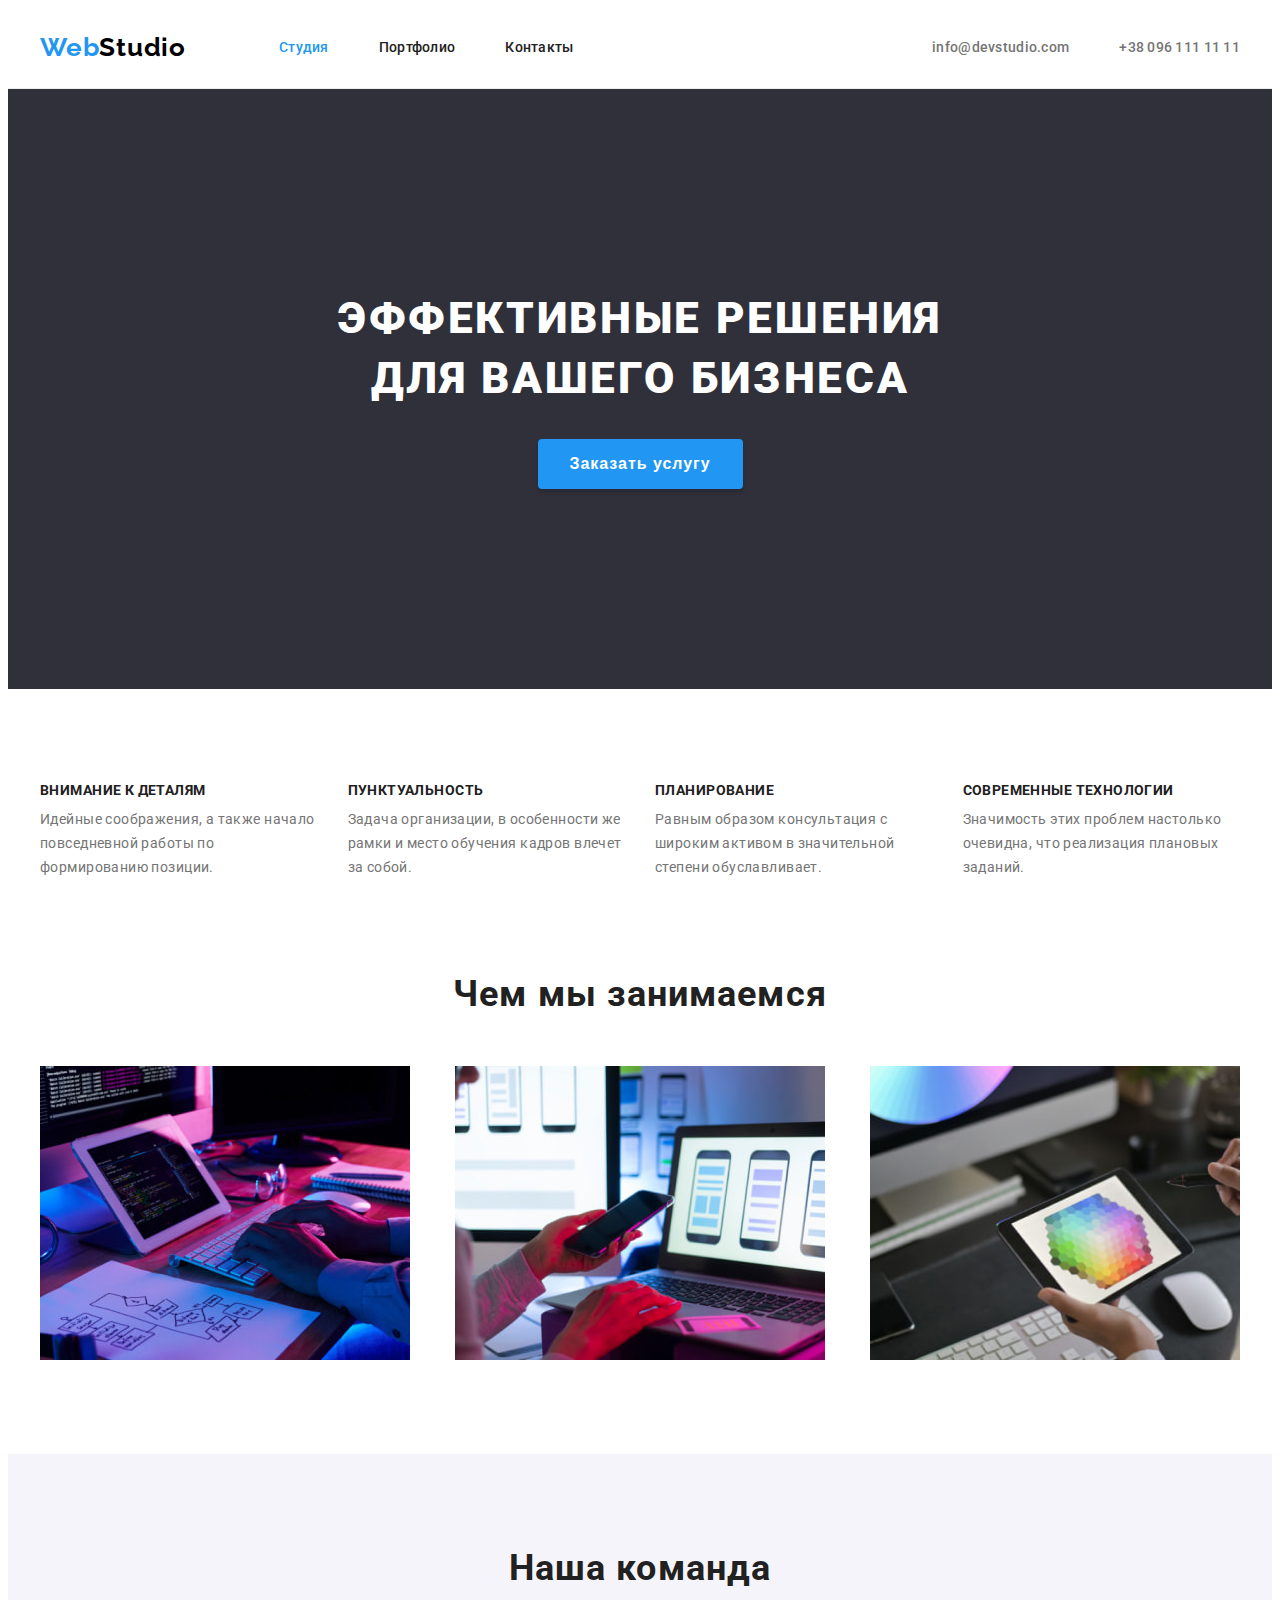
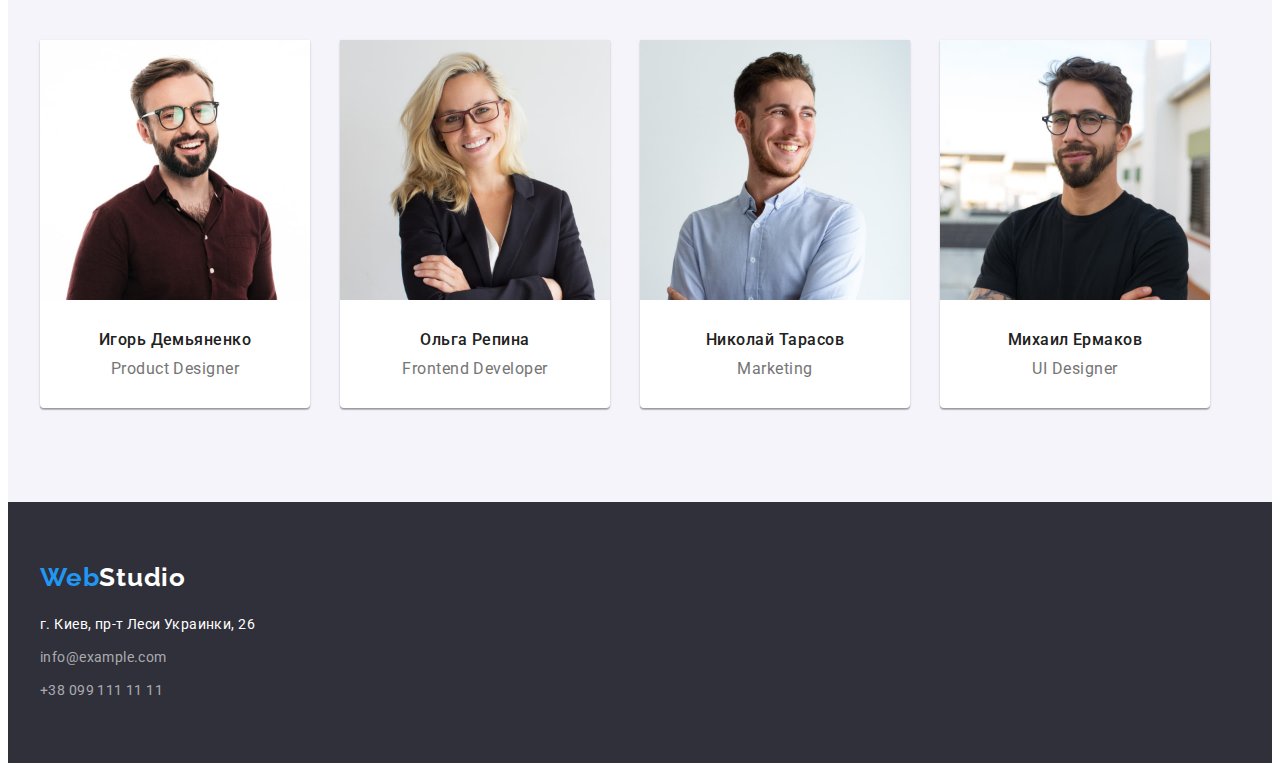
<file: index.html>
<!DOCTYPE html>
<html lang="ru">
<head>
    <meta charset="UTF-8">
    <meta http-equiv="X-UA-Compatible" content="IE=edge" />
    <meta name="viewport" content="width=device-width, initial-scale=1.0" />
    <title>Webstudio</title>
    <link rel="preconnect" href="https://fonts.gstatic.com" />
    <link href="https://fonts.googleapis.com/css2?family=Raleway:wght@700&family=Roboto:wght@400;500;700;900&display=swap"
        rel="stylesheet">
    <link rel="stylesheet" href="https://cdnjs.cloudflare.com/ajax/libs/modern-normalize/1.1.0/modern-normalize.min.css"
        integrity="sha512-wpPYUAdjBVSE4KJnH1VR1HeZfpl1ub8YT/NKx4PuQ5NmX2tKuGu6U/JRp5y+Y8XG2tV+wKQpNHVUX03MfMFn9Q=="
        crossorigin="anonymous" referrerpolicy="no-referrer" />
    <link rel="stylesheet" href="./css/styles.css" />
</head>
<body>
    <!-- Шапка сайта -->
    <header class="main-head">
        <div class="header-container container">
            <nav class="main-nav">
                <a class="logo link" href="#"><span class="logo-color">Web</span>Studio</a>
                <ul class="menu-nav list">
                    <li class="item"><a class="link current" href="#">Студия</a></li>
                    <li class="item"><a class="link" href="./portfolio.html">Портфолио</a></li>
                    <li class="item"><a class="link" href="#">Контакты</a></li>
                </ul>
            </nav>
            <ul class="contact-nav list">
                <li class="item">
                    <a class="menu-contact link" href="mailto:info@devstudio.com">info@devstudio.com</a>
                </li>
                <li class="item">
                    <a class="menu-contact link" href="tel:+380961111111">+38 096 111 11 11</a>
                </li>
            </ul>
        </div>
    </header>

    <!-- Уникальный контент страницы-->
    <main>      
        <!-- Hero -->
        <section class="hero">
            <div class="container">
                <h1 class="hero-head">Эффективные решения<br>для вашего бизнеса</h1>
                <button class="hero-button" type="button">Заказать услугу</button>
            </div>
        </section>
        
        <!-- Особенности компании -->
        <section class="section">
            <div class="container">
                <h2 hidden>Особенности</h2>
                <ul class="features list">
                    <li class="features-list">
                        <h3 class="features-head">Внимание к деталям</h3>
                        <p class="features-text">Идейные соображения, а также начало повседневной работы по формированию позиции.</p>
                    </li>
                    <li class="features-list">
                        <h3 class="features-head">Пунктуальность</h3>
                        <p class="features-text">Задача организации, в особенности же рамки и место обучения кадров влечет за собой.</p>
                    </li>
                    <li class="features-list">
                        <h3 class="features-head">Планирование</h3>
                        <p class="features-text">Равным образом консультация с широким активом в значительной степени обуславливает.</p>
                    </li>
                    <li class="features-list">
                        <h3 class="features-head">Современные технологии</h3>
                        <p class="features-text">Значимость этих проблем настолько очевидна, что реализация плановых заданий.</p>
                    </li>
                </ul>
            </div>      
        </section>
        
        <!-- Чем занимается компания -->
        <section class="worklist-section section">
            <div class="container">
                <h2 class="worklist">Чем мы занимаемся</h2>
                <ul class="main-worklist list">
                    <li>
                        <img src="./images/worklist/box1.jpg" alt="Человек работает на компьютере" width="370" height="294">
                    </li>
                    <li>
                        <img src="./images/worklist/box2.jpg" alt="Человек работает на ноутбуке" width="370" height="294">
                    </li>
                    <li>
                        <img src="./images/worklist/box3.jpg" alt="Человек работает на планшете" width="370" height="294">
                    </li>
                </ul>
            </div>          
        </section>
        
        <!-- Команда компании -->
        <section class="team-section section">
            <div class="container">
                <h2 class="team">Наша команда</h2>
                <ul class="team-list list">
                    <li class="team-list-item">
                        <img class="team-img" src="./images/team/img.jpg" alt="бородатый мужчина в очках улыбается" width="270" height="260">
                        <h3 class="name">Игорь Демьяненко</h3>
                        <p class="profession" lang="en">Product Designer</p>
                    </li>
                    <li class="team-list-item">
                        <img class="team-img" src="./images/team/img2.jpg" alt="женщина в очках улыбается" width="270" height="260">
                        <h3 class="name">Ольга Репина</h3>
                        <p class="profession" lang="en">Frontend Developer</p>
                    </li>
                    <li class="team-list-item">
                        <img class="team-img" src="./images/team/img3.jpg" alt="мужчина улыбается" width="270" height="260">
                        <h3 class="name">Николай Тарасов</h3>
                        <p class="profession" lang="en">Marketing</p>
                    </li>
                    <li class="team-list-item">
                        <img class="team-img" src="./images/team/img4.jpg" alt="мужчина важно ухмыляется" width="270" height="260">
                        <h3 class="name">Михаил Ермаков</h3>
                        <p class="profession" lang="en">UI Designer</p>
                    </li>
                </ul>
            </div>        
        </section>
    </main>
    
    <!-- Подвал сайта -->
    <footer class="footer-section">
        <div class="container">
            <a class="footer-logo link" href="#"><span class="logo-color">Web</span>Studio</a>
            <address class="footer-address">
                <ul class="footer-contact list">
                    <li class="item">
                        <a class="address-link link" href="https://goo.gl/maps/NRkBzwsqkBbF317T6" target="_blank" rel="noopener noreferrer">г.
                        Киев, пр-т Леси Украинки, 26</a><br>
                    </li>
                    <li class="item">
                        <a class="contact-link link" href="mailto:info@example.com">info@example.com</a><br>
                    </li>
                    <li class="item">
                        <a class="contact-link link" href="tel:+380991111111">+38 099 111 11 11</a><br>
                    </li>
                </ul>                         
            </address>
        </div>
    </footer>
</body>
</html>
</file>
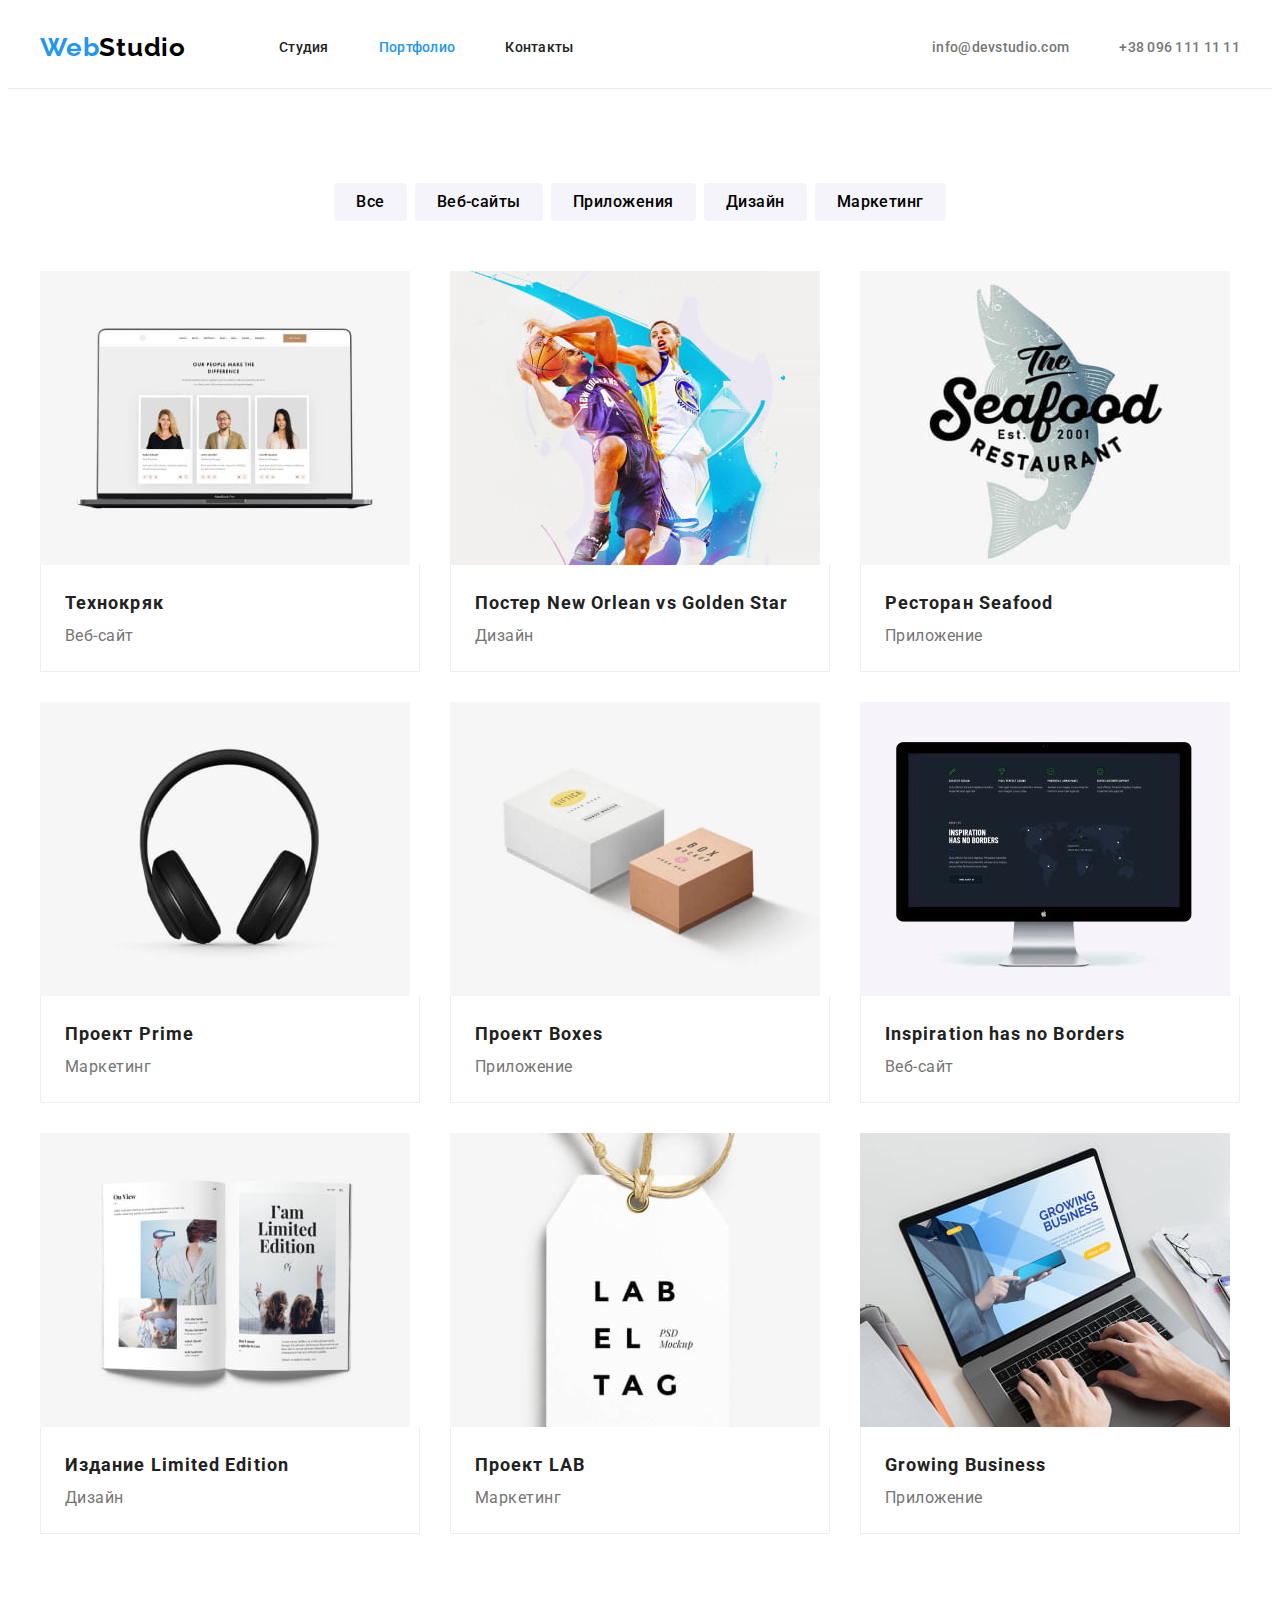
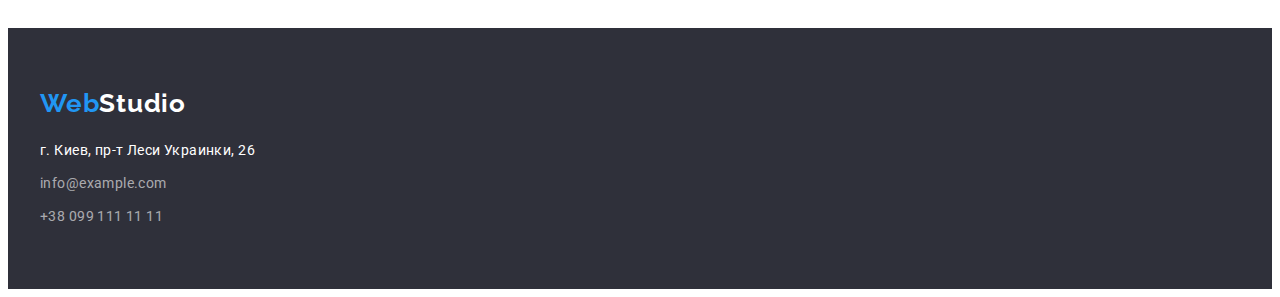
<file: portfolio.html>
<!DOCTYPE html>
<html lang="ru">
<head>
    <meta charset="UTF-8" />
    <meta http-equiv="X-UA-Compatible" content="IE=edge" />
    <meta name="viewport" content="width=device-width, initial-scale=1.0" />
    <title>Portfolio</title>
    <link rel="preconnect" href="https://fonts.gstatic.com" />
    <link href="https://fonts.googleapis.com/css2?family=Raleway:wght@700&family=Roboto:wght@400;500;700;900&display=swap" rel="stylesheet" />
    <link rel="stylesheet" href="https://cdnjs.cloudflare.com/ajax/libs/modern-normalize/1.1.0/modern-normalize.min.css"
      integrity="sha512-wpPYUAdjBVSE4KJnH1VR1HeZfpl1ub8YT/NKx4PuQ5NmX2tKuGu6U/JRp5y+Y8XG2tV+wKQpNHVUX03MfMFn9Q=="
      crossorigin="anonymous" referrerpolicy="no-referrer" />
    <link rel="stylesheet" href="./css/styles.css" />
</head>
<body>
    <!-- Шапка сайта -->
    <header class="main-head">
      <div class="header-container container">
        <nav class="main-nav">
          <a class="logo link" href="#"><span class="logo-color">Web</span>Studio</a>
          <ul class="menu-nav list">
            <li class="item"><a class="link" href="./index.html">Студия</a></li>
            <li class="item"><a class="link current" href="#">Портфолио</a></li>
            <li class="item"><a class="link" href="#">Контакты</a></li>
          </ul>
        </nav>
        <ul class="contact-nav list">
          <li class="item">
            <a class="menu-contact link" href="mailto:info@devstudio.com">info@devstudio.com</a>
          </li>
          <li class="item">
            <a class="menu-contact link" href="tel:+380961111111">+38 096 111 11 11</a>
          </li>
        </ul>
      </div>
    </header>

    <!-- Уникальный контент страницы-->
    <main>
      <section class="section">
        <!-- Фильтр работ -->
        <div class="container">
          <h2 hidden>Фильтр работ</h2>
          <ul class="worklist-filter list">
            <li class="item"><button class="filter-btn" type="button">Все</button></li>
            <li class="item"><button class="filter-btn" type="button">Веб-сайты</button></li>
            <li class="item"><button class="filter-btn" type="button">Приложения</button></li>
            <li class="item"><button class="filter-btn" type="button">Дизайн</button></li>
            <li class="item"><button class="filter-btn" type="button">Маркетинг</button></li>
          </ul>
        </div>

        <!-- Галерея работ -->
        <div class="container">
          <h1 hidden>Галерея работ компании</h1>
          <ul class="worklist-gallery list">
            <li class="worklist-item">
              <a class="link" href="#">
                <img class="worklist-img" src="./images/portfolio/technokryak.jpg" alt="на экране ноутбука открыт сайт" width="370" />
                <div class="worklist-border">
                  <h2 class="worklist-head">Технокряк</h2>
                  <p class="worklist-desc">Веб-сайт</p>
                </div>
              </a>
            </li>
            
            <li class="worklist-item">
              <a class="link" href="#">
                <img class="worklist-img" src="./images/portfolio/poster.jpg" alt="баскетболисты играют с мяч" width="370" height="294" />
                <div class="worklist-border">
                  <h2 class="worklist-head">
                    Постер<span lang="en"> New Orlean vs Golden Star</span>
                  </h2>
                  <p class="worklist-desc">Дизайн</p>
                </div>
              </a>
            </li>

            <li class="worklist-item">
              <a class="link" href="#">
                <img class="worklist-img" src="./images/portfolio/seafood.jpg" alt="логотип на фоне рыбы" width="370" height="294" />
                <div class="worklist-border">
                  <h2 class="worklist-head">Ресторан<span lang="en"> Seafood</span></h2>
                  <p class="worklist-desc">Приложение</p>
                </div>
              </a>
            </li>

            <li class="worklist-item">
              <a class="link" href="#">
                <img class="worklist-img" src="./images/portfolio/prime.jpg" alt="наушники" width="370" height="294" />
                <div class="worklist-border">
                  <h2 class="worklist-head">Проект<span lang="en"> Prime</span></h2>
                  <p class="worklist-desc">Маркетинг</p>
                </div>
              </a>
            </li>

            <li class="worklist-item">
              <a class="link" href="#">
                <img class="worklist-img" src="./images/portfolio/boxes.jpg" alt="две коробки" width="370" height="294" />
                <div class="worklist-border">
                  <h2 class="worklist-head">Проект<span lang="en"> Boxes</span></h2>
                  <p class="worklist-desc">Приложение</p>
                </div>
              </a>
            </li>

            <li class="worklist-item">
              <a class="link" href="#">
                <img class="worklist-img" src="./images/portfolio/borders.jpg" alt="монитор" width="370" height="294" />
                <div class="worklist-border">
                  <h2 class="worklist-head"><span lang="en"> Inspiration has no Borders</span></h2>
                  <p class="worklist-desc">Веб-сайт</p>
                </div>
              </a>
            </li>

            <li class="worklist-item">
              <a class="link" href="#">
                <img class="worklist-img" src="./images/portfolio/magazine.jpg" alt="открытый журнал" width="370" height="294" />
                <div class="worklist-border">
                  <h2 class="worklist-head">Издание<span lang="en"> Limited Edition</span></h2>
                  <p class="worklist-desc">Дизайн</p>
                </div>
              </a>
            </li>

            <li class="worklist-item">
              <a class="link" href="#">
                <img class="worklist-img" src="./images/portfolio/project_lab.jpg" alt="фото ярлыка" width="370" height="294" />
                <div class="worklist-border">
                  <h2 class="worklist-head">Проект<span lang="en"> LAB</span></h2>
                  <p class="worklist-desc">Маркетинг</p>
                </div>
              </a>
            </li>

            <li class="worklist-item">
              <a class="link" href="#">
                <img class="worklist-img" src="./images/portfolio/businnes.jpg" alt="человек работает на ноутбуке" width="370" height="294" />
                <div class="worklist-border">                  
                  <h2 class="worklist-head"><span lang="en"> Growing Business</span></h2>
                  <p class="worklist-desc">Приложение</p>
                </div>

              </a>
            </li>
          </ul>
        </div>
      </section>
    </main>

    <!-- Подвал сайта -->
    <footer class="footer-section">
      <div class="container">
        <a class="footer-logo link" href="#"><span class="logo-color">Web</span>Studio</a>
        <address class="footer-address">
          <ul class="footer-contact list">
            <li class="item">
              <a class="address-link link" href="https://goo.gl/maps/NRkBzwsqkBbF317T6" target="_blank"
                rel="noopener noreferrer">г.
                Киев, пр-т Леси Украинки, 26</a><br>
            </li>
            <li class="item">
              <a class="contact-link link" href="mailto:info@example.com">info@example.com</a><br>
            </li>
            <li class="item">
              <a class="contact-link link" href="tel:+380991111111">+38 099 111 11 11</a><br>
            </li>
          </ul>
        </address>
      </div>
    </footer>
</body>
</html>
</file>
<file: css/styles.css>
:root {
  --accent-color: #2196f3;
  --primary-color: #212121;
  --secondary-color: #757575;
  --third-color: #ffffff;
  --fourth-color: #2f303a;
  --button-color: #f5f4fa;
}

h1,
h2,
h3,
h4,
h5,
h6,
p {
  margin-top: 0;
  margin-bottom: 0;
}

ul,
ol {
  margin-top: 0;
  margin-bottom: 0;
  padding-left: 0;
}

img {
  display: block;
}

.list {
  list-style: none;
}

.link {
  text-decoration: none;
  color: var(--primary-color);
}

body {
  font-family: "Roboto", sans-serif;
  color: var(--primary-color);
}

/* ------------- Контейнер ---------------- */
.container {
  width: 1200px;
  margin-left: auto;
  margin-right: auto;
  padding-left: 15px;
  padding-right: 15px;
}

.section {
  padding-top: 94px;
  padding-bottom: 94px;
}

/* ----------------Шапка сайта--------------------------------------- */
.header-container {
  display: flex;
}

/* ----------------------Оформление логотипа -----------------------*/
.logo {
  margin-top: 24px;
  margin-bottom: 25px;
  margin-right: 93px;

  font-family: "Raleway", sans-serif;
  font-weight: 700;
  font-size: 26px;
  line-height: 1.19;
  letter-spacing: 0.03em;
  color: #000000;
}

.logo-color {
  color: var(--accent-color);
}

/* ---------------------Оформление меню навигации ------------------*/
.main-nav {
  display: flex;
}

.menu-nav {
  display: flex;

  font-weight: 500;
  font-size: 14px;
  line-height: 1.14;
  letter-spacing: 0.02em;
  color: var(--primary-color);
}

.menu-nav .item:not(:last-child) {
  margin-right: 50px;
}

.menu-nav .link {
  display: block;
  padding-top: 32px;
  padding-bottom: 32px;
}

.menu-nav .link:hover,
.menu-nav .link:focus {
  color: var(--accent-color);
}
.menu-nav .link.current {
  color: var(--accent-color);
}

/* ---------------- Оформление меню контактов--------------------- */
.contact-nav {
  display: flex;
  margin-left: auto;
}

.contact-nav .item {
  padding-top: 32px;
  padding-bottom: 32px;
}

.contact-nav .item:not(:last-child) {
  margin-right: 50px;
}

.menu-contact {
  display: flex;
  margin: 0;
  padding: 0;

  font-weight: 500;
  font-size: 14px;
  line-height: 1.14;
  letter-spacing: 0.02em;
  color: var(--secondary-color);
}

.menu-contact:hover,
.menu-contact:focus {
  color: var(--accent-color);
}

/* -------------- Нижняя линия шапки------------- */
.main-head {
  border-bottom: 1px solid #ececec;
}

/* --------------------Оформление раздела Hero ---------------------*/
.hero {
  text-align: center;
  padding: 200px 0;
  background-color: var(--fourth-color);
}

.hero-head {
  margin-bottom: 30px;
  font-weight: 900;
  font-size: 44px;
  line-height: 1.36;
  letter-spacing: 0.06em;
  text-transform: uppercase;
  color: var(--third-color);
}

/*-------------------- Оформление кнопки "Заказать услугу" -----------------*/
.hero-button {
  padding: 10px 32px;
  font-weight: 700;
  font-size: 16px;
  line-height: 1.87;
  text-align: center;
  letter-spacing: 0.06em;
  border: none;
  box-shadow: 0px 4px 4px rgba(0, 0, 0, 0.15);
  border-radius: 4px;
  cursor: pointer;
  color: var(--third-color);
  background: var(--accent-color);
}

.hero-button:hover,
.hero-button:focus {
  background: #188ce8;
}

/*---------------- Оформление раздела "Особенности компании ---------------------*/
.features {
  display: flex;
  justify-content: space-between;
  flex-wrap: wrap;
  margin-left: -30px;
}

.features-list {
  flex-basis: calc(100% / 4 - 30px);
  margin-left: 30px;
}

.features-head {
  margin-bottom: 10px;
  font-weight: 700;
  font-size: 14px;
  line-height: 1.14;
  letter-spacing: 0.03em;
  text-transform: uppercase;
}

.features-text {
  font-size: 14px;
  line-height: 1.71;
  letter-spacing: 0.03em;
  color: var(--secondary-color);
}

/* --------------- Оформление раздела "Чем занимается компания" ---------------------------- */
.worklist-section {
  padding-top: 0;
}

.main-worklist {
  display: flex;
  justify-content: space-between;
}

.worklist {
  margin-bottom: 50px;
  font-weight: 700;
  font-size: 36px;
  line-height: 1.16;
  text-align: center;
  letter-spacing: 0.03em;
}

/* --------------- Оформление раздела "Команда компании" ---------------------------- */
.team-section {
  background-color: #f5f4fa;
}

.team {
  margin-bottom: 50px;
  font-weight: 700;
  font-size: 36px;
  line-height: 1.16;
  text-align: center;
  letter-spacing: 0.03em;
}

.team-list {
  display: flex;
  margin-left: -30px;
}

.team-list-item {
  margin-left: 30px;
  box-shadow: 0px 1px 3px rgba(0, 0, 0, 0.12), 0px 1px 1px rgba(0, 0, 0, 0.14),
    0px 2px 1px rgba(0, 0, 0, 0.2);
  border-radius: 0px 0px 4px 4px;
  background-color: var(--third-color);
}

.team-img {
  margin-bottom: 30px;
}

.name {
  margin-bottom: 10px;
  font-weight: 500;
  font-size: 16px;
  line-height: 1.19;
  text-align: center;
  letter-spacing: 0.03em;
}

.profession {
  margin-bottom: 30px;
  font-size: 16px;
  line-height: 1.19;
  text-align: center;
  letter-spacing: 0.03em;
  color: var(--secondary-color);
}

/* --------------- Оформление футера ---------------------------- */
.footer-section {
  padding: 60px 0;
  background-color: var(--fourth-color);
}

.footer-logo {
  display: inline-block;
  margin-bottom: 20px;
  font-family: "Raleway", sans-serif;
  font-weight: 700;
  font-size: 26px;
  line-height: 1.19;
  letter-spacing: 0.03em;
  color: var(--third-color);
}

.address-link {
  font-size: 14px;
  line-height: 1.71;
  letter-spacing: 0.03em;
  color: var(--third-color);
}

.contact-link {
  font-size: 14px;
  line-height: 1.71;
  letter-spacing: 0.03em;
  color: rgba(255, 255, 255, 0.6);
}

.footer-address {
  font-style: inherit;
}

.footer-contact .item:not(:last-child) {
  margin-bottom: 9px;
}
.footer-address .link:hover,
.footer-address .link:focus {
  color: var(--accent-color);
}

/* ------------------------Страница Портфолио --------------------------------- */

/* --------------- Оформление кнопок  Фильтр работ ---------------------------- */
.worklist-filter {
  display: flex;
  justify-content: center;
  margin-bottom: 50px;
}

.worklist-filter .item:not(:last-child) {
  margin-right: 8px;
}

.filter-btn {
  padding: 6px 22px;
  font-family: inherit;
  font-weight: 500;
  font-size: 16px;
  line-height: 1.62;
  text-align: center;
  letter-spacing: 0.03em;
  cursor: pointer;
  border: none;
  border-radius: 4px;
  background-color: var(--button-color);
}

.filter-btn:hover,
.filter-btn:focus {
  background-color: var(--accent-color);
  color: var(--third-color);
}

/* --------------- Оформление галерея работ ---------------------------- */
.worklist-gallery {
  display: flex;
  flex-wrap: wrap;
  margin-top: -30px;
  margin-left: -30px;
}

.worklist-item {
  flex-basis: calc(100% / 3 - 30px);
  margin-top: 30px;
  margin-left: 30px;
}

.worklist-head {
  font-weight: 700;
  font-size: 18px;
  line-height: 2;
  letter-spacing: 0.06em;
  color: var(--primary-color);
}

.worklist-desc {
  font-size: 16px;
  line-height: 1.88;
  letter-spacing: 0.03em;
  color: var(--secondary-color);
}

.worklist-border {
  padding: 20px 24px;
  border-right: 1px solid #eeeeee;
  border-bottom: 1px solid #eeeeee;
  border-left: 1px solid #eeeeee;
}
</file>
